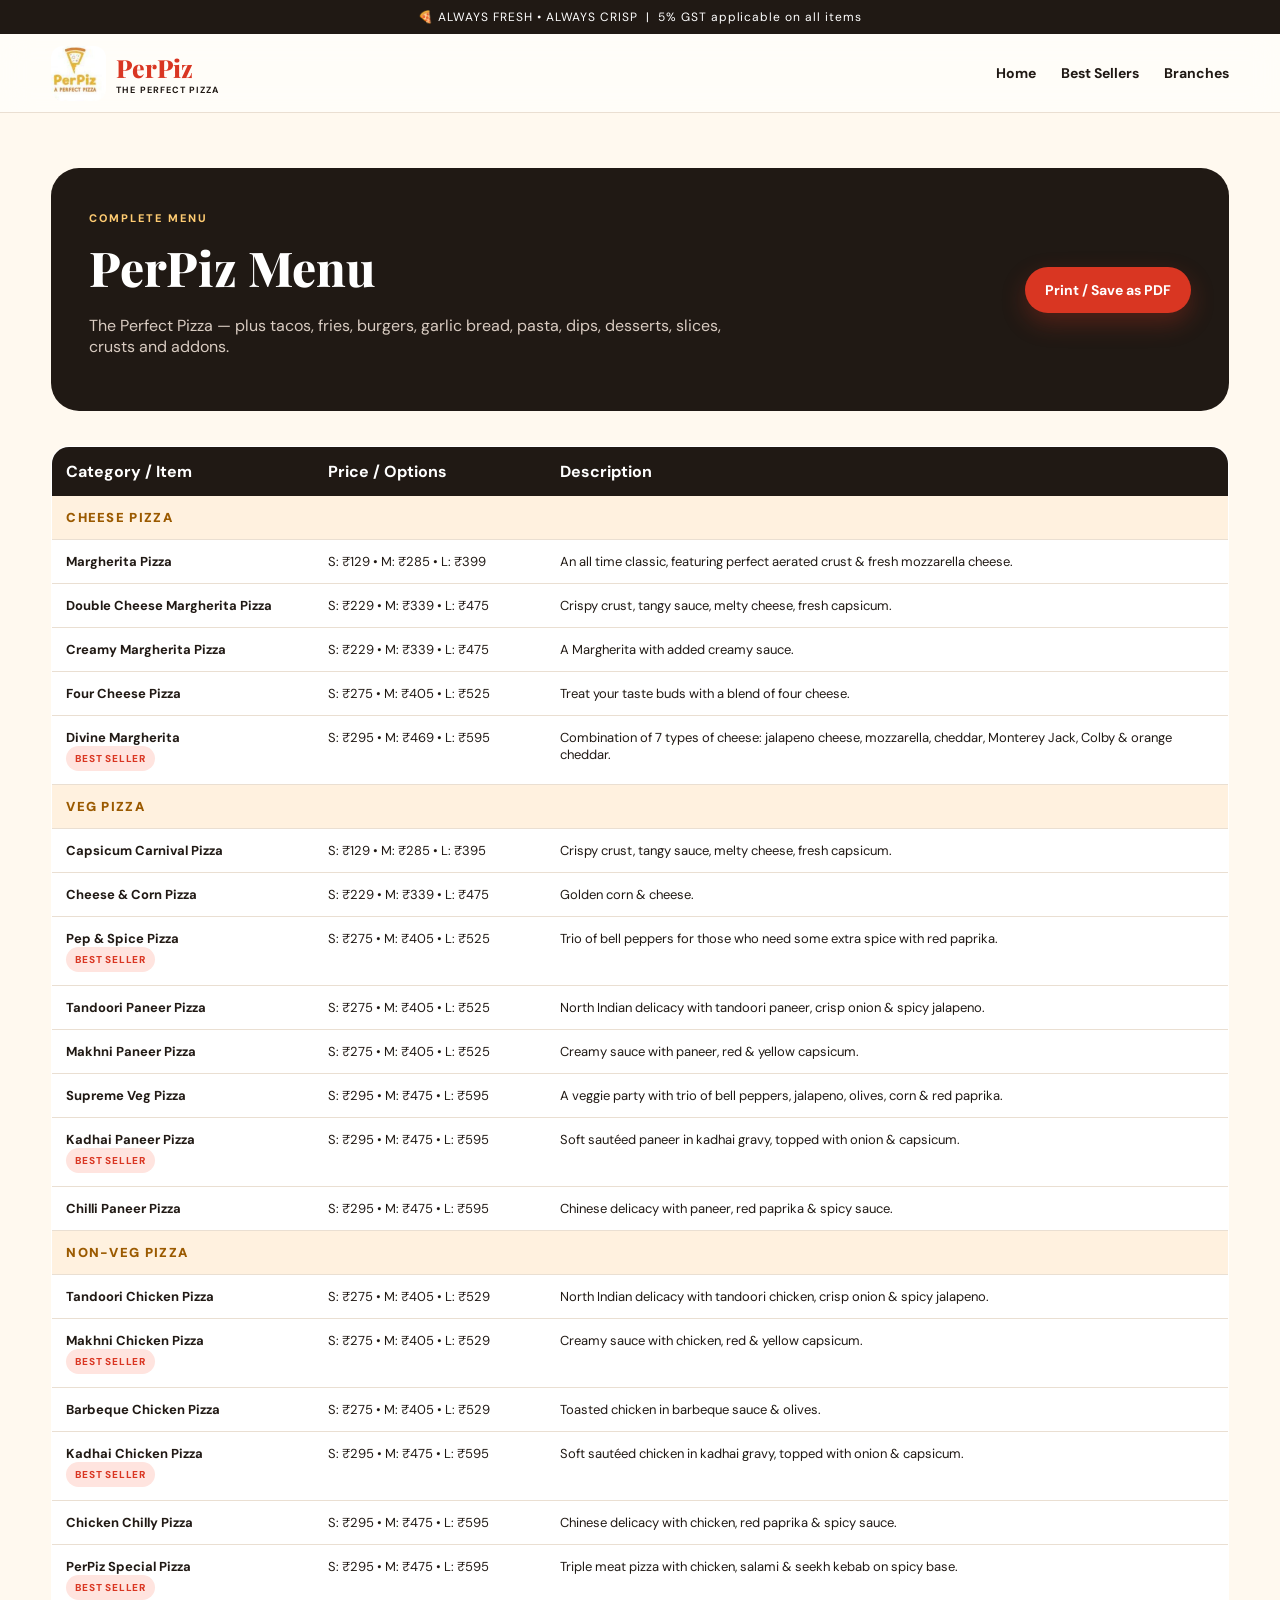
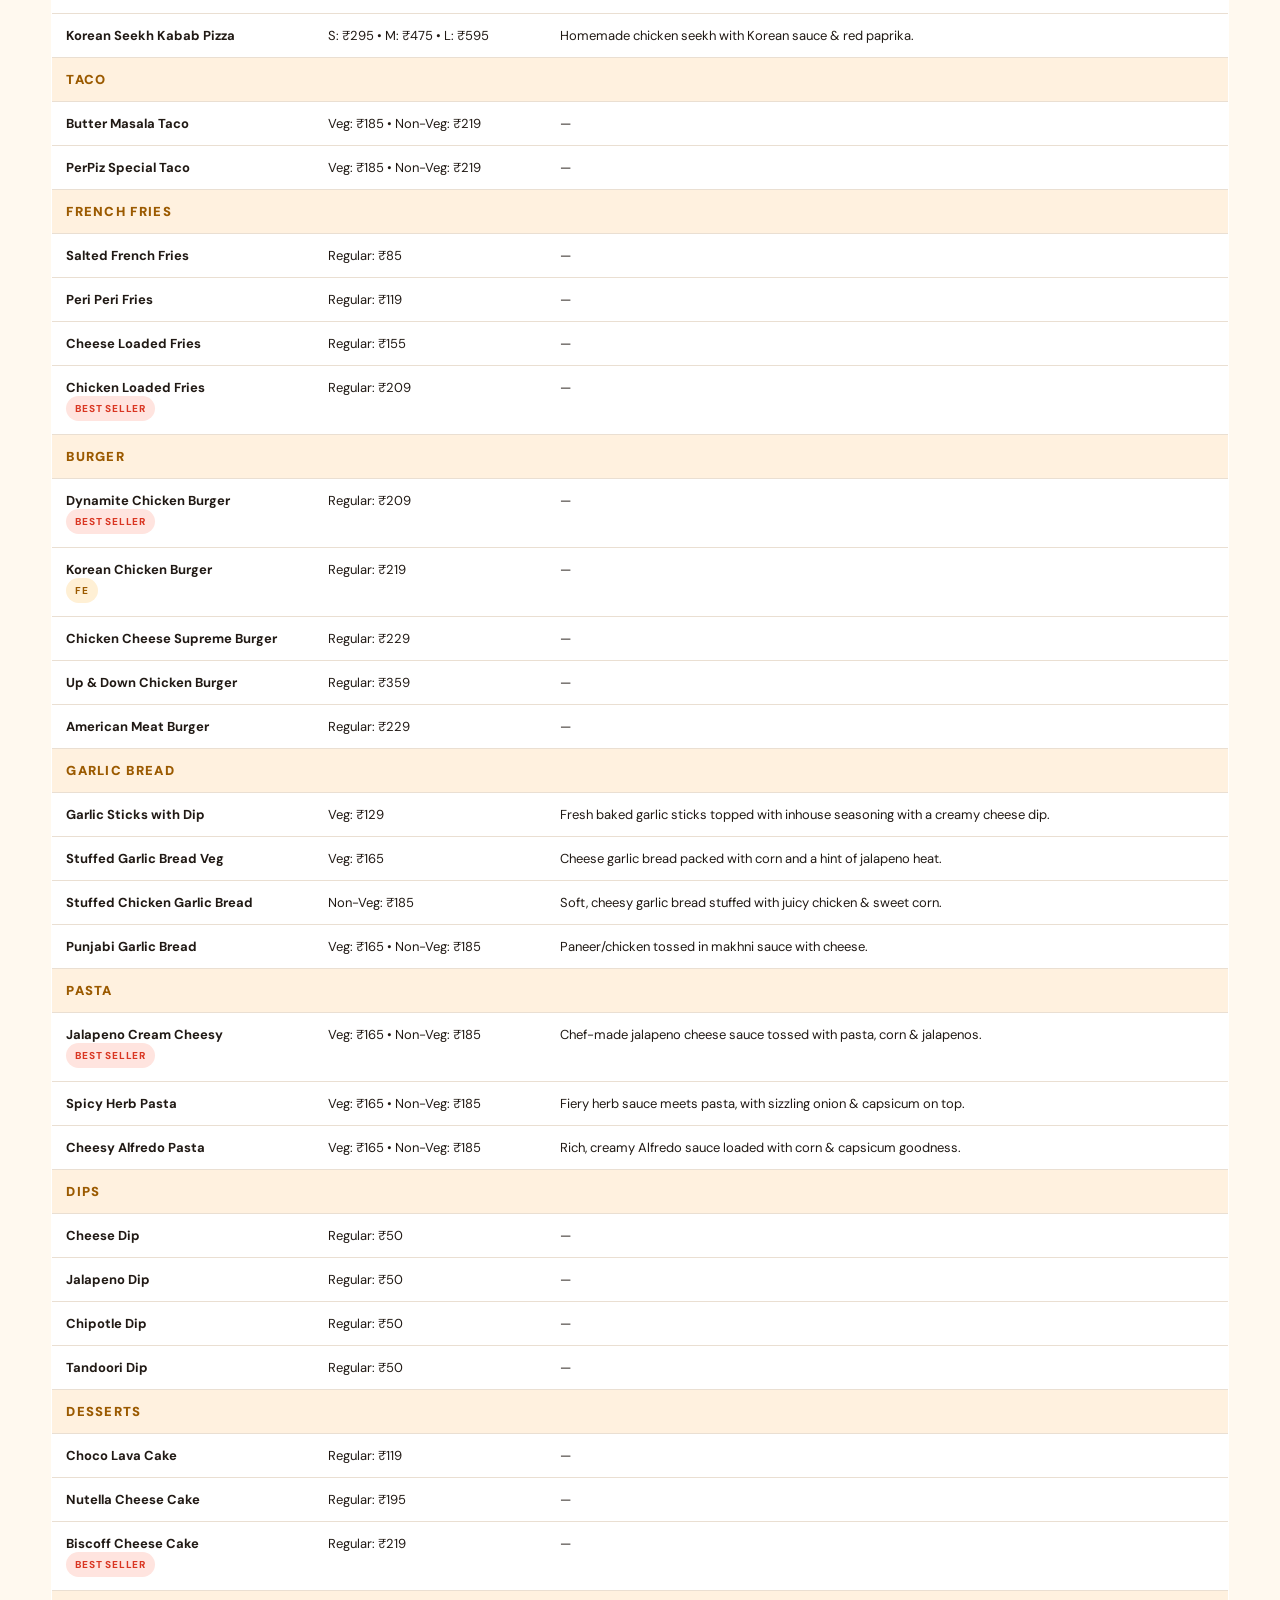
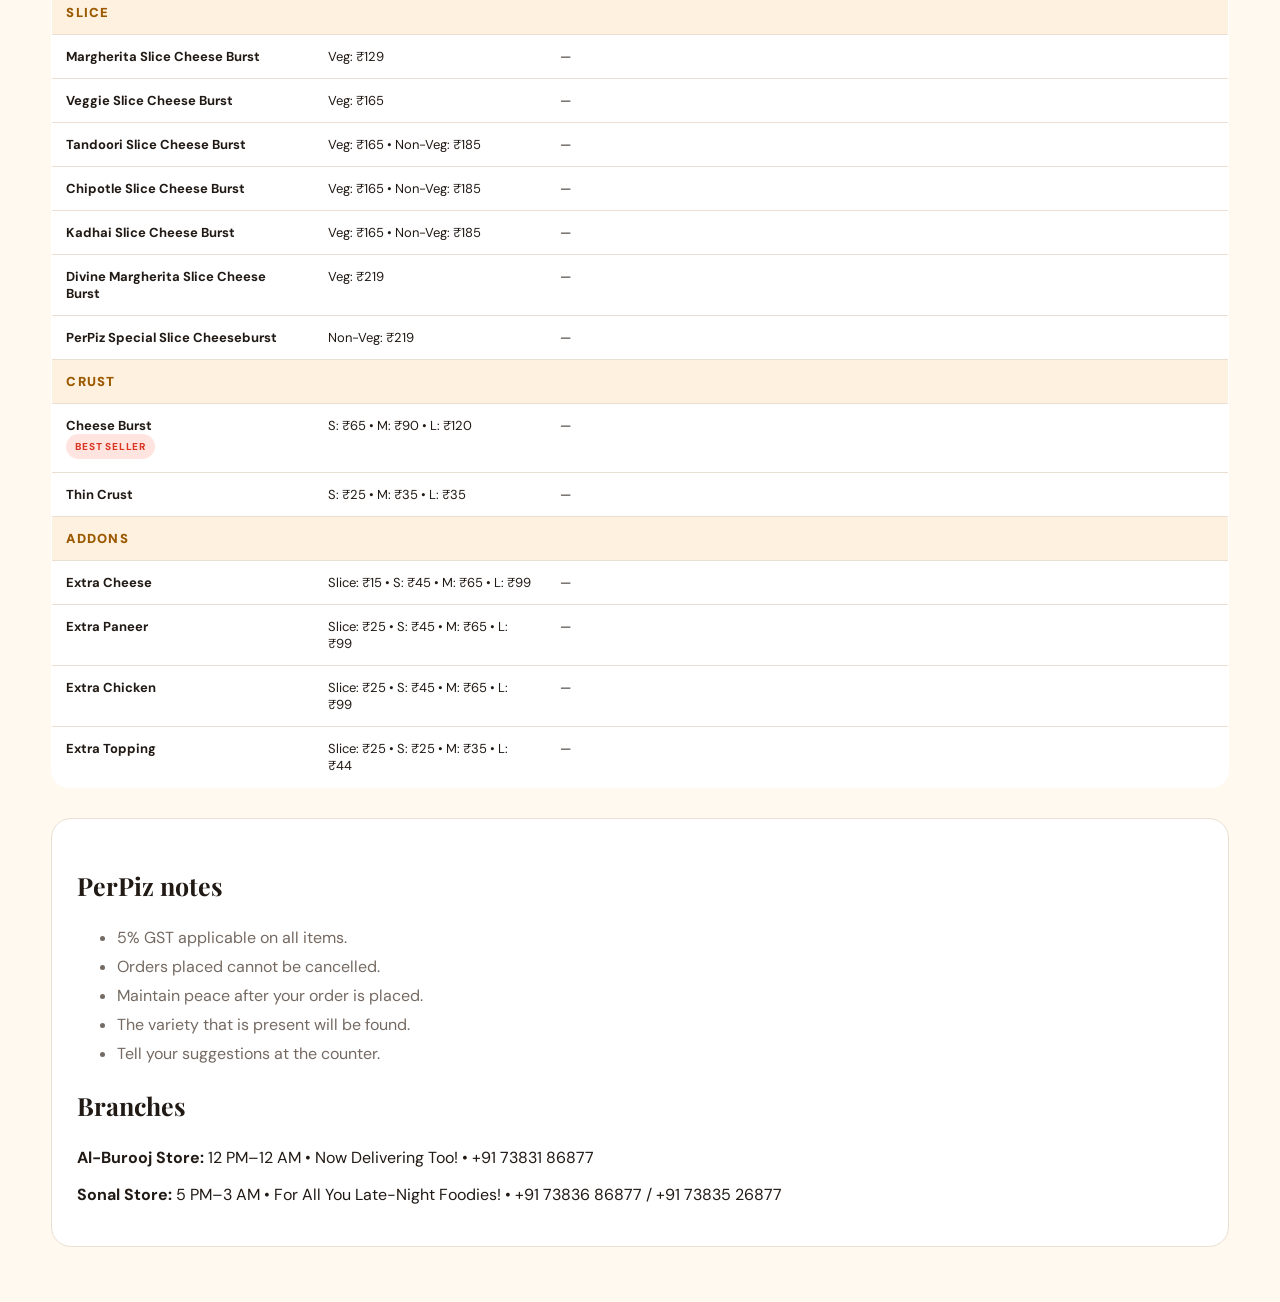
<file: menu.html>
<!DOCTYPE html>
<html lang="en">
<head>
<meta charset="UTF-8"><meta name="viewport" content="width=device-width,initial-scale=1.0">
<meta name="description" content="Complete PerPiz menu with pizzas, burgers, tacos, pasta, fries, garlic bread, dips, desserts, slices, crusts and addons.">
<title>PerPiz — Full Menu</title>
<link rel="preconnect" href="https://fonts.googleapis.com"><link rel="preconnect" href="https://fonts.gstatic.com" crossorigin>
<link href="https://fonts.googleapis.com/css2?family=DM+Sans:wght@400;500;600;700&family=Playfair+Display:wght@600;700;800&display=swap" rel="stylesheet">
<link rel="icon" type="image/jpeg" href="assets/perpiz-logo.jpg">
<link rel="stylesheet" href="styles.css">
<style>
.full-menu-page{padding:55px 0}.menu-hero{background:#201914;color:#fff;border-radius:28px;padding:38px;margin-bottom:35px;display:flex;justify-content:space-between;gap:25px;align-items:center}.menu-hero h1{font:800 48px "Playfair Display";margin:8px 0}.menu-hero p{color:#d8cbc1;max-width:680px}.print-btn{white-space:nowrap}
.full-table{width:100%;border-collapse:collapse;background:#fff;border:1px solid var(--line);border-radius:18px;overflow:hidden}.full-table th{background:#201914;color:#fff;text-align:left;padding:14px}.full-table td{padding:13px 14px;border-bottom:1px solid var(--line);vertical-align:top;font-size:13px}.full-table tr:last-child td{border:0}.section-row td{background:#fff1df;color:#9b5a00;font-weight:900;text-transform:uppercase;letter-spacing:.1em}.menu-notes{margin-top:30px;background:#fff;border:1px solid var(--line);border-radius:20px;padding:25px}.menu-notes h3{font:700 25px "Playfair Display"}.menu-notes li{margin:8px 0;color:var(--muted)}
@media(max-width:650px){.menu-hero{display:block}.menu-hero h1{font-size:38px}.print-btn{margin-top:15px;width:100%}.full-table{font-size:12px}.full-table th,.full-table td{padding:10px 8px}}
@media print{.site-header,.announcement,.menu-hero .btn,.menu-notes,.print-btn{display:none!important}.full-menu-page{padding:0}.full-table{border:0}body{background:#fff}}
</style>
</head>
<body>
<div class="announcement">🍕 ALWAYS FRESH • ALWAYS CRISP &nbsp;|&nbsp; 5% GST applicable on all items</div>
<header class="site-header"><div class="container nav-wrap">
<a class="brand" href="index.html"><img src="assets/perpiz-logo.jpg" alt="PerPiz logo"><div><strong>PerPiz</strong><span>The Perfect Pizza</span></div></a>
<nav class="nav-links" style="display:flex"><a href="index.html#menu">Home</a><a href="index.html#bestsellers">Best Sellers</a><a href="index.html#branches">Branches</a></nav>
</div></header>
<main class="full-menu-page"><div class="container">
<div class="menu-hero"><div><span class="eyebrow" style="color:#ffcc72">COMPLETE MENU</span><h1>PerPiz Menu</h1><p>The Perfect Pizza — plus tacos, fries, burgers, garlic bread, pasta, dips, desserts, slices, crusts and addons.</p></div><button class="btn btn-primary print-btn" onclick="window.print()">Print / Save as PDF</button></div>
<div id="fullMenu"></div>
<div class="menu-notes"><h3>PerPiz notes</h3><ul><li>5% GST applicable on all items.</li><li>Orders placed cannot be cancelled.</li><li>Maintain peace after your order is placed.</li><li>The variety that is present will be found.</li><li>Tell your suggestions at the counter.</li></ul><h3>Branches</h3><p><b>Al-Burooj Store:</b> 12 PM–12 AM • Now Delivering Too! • +91 73831 86877</p><p><b>Sonal Store:</b> 5 PM–3 AM • For All You Late-Night Foodies! • +91 73836 86877 / +91 73835 26877</p></div>
</div></main>
<script src="script.js"></script>
<script>
const grouped={};menu.forEach(x=>(grouped[x.cat]??=[]).push(x));
let html='<table class="full-table"><thead><tr><th>Category / Item</th><th>Price / Options</th><th>Description</th></tr></thead><tbody>';
for(const [cat,items] of Object.entries(grouped)){
 html+=`<tr class="section-row"><td colspan="3">${cat}</td></tr>`;
 items.forEach(x=>{const prices=Object.entries(x.prices).map(([k,v])=>`${k}: ₹${v}`).join(" • ");html+=`<tr><td><b>${x.name}</b>${x.badge?`<br><span class="badge ${x.badge==="BEST SELLER"?"badge-red":""}">${x.badge}</span>`:""}</td><td>${prices}</td><td>${x.desc||"—"}</td></tr>`})
}
html+='</tbody></table>';document.getElementById("fullMenu").innerHTML=html;
</script>
</body>
</html>
</file>
<file: styles.css>
:root{
  --red:#d93622;--red-dark:#a91f14;--cream:#fff9ef;--paper:#fffdf9;--ink:#201914;
  --muted:#756a62;--line:#eadfd2;--gold:#e4a329;--shadow:0 20px 60px rgba(52,28,14,.10);
}
*{box-sizing:border-box}html{scroll-behavior:smooth}body{margin:0;color:var(--ink);background:var(--cream);font-family:"DM Sans",sans-serif}
a{text-decoration:none;color:inherit}.container{width:min(1180px,92%);margin:auto}
.announcement{background:var(--ink);color:#fff;text-align:center;font-size:12px;letter-spacing:.08em;padding:9px}
.site-header{position:sticky;top:0;z-index:50;background:rgba(255,253,249,.94);backdrop-filter:blur(15px);border-bottom:1px solid var(--line)}
.nav-wrap{height:78px;display:flex;align-items:center;justify-content:space-between;gap:20px}.brand{display:flex;align-items:center;gap:10px}.brand img{width:55px;height:55px;object-fit:contain;border-radius:12px}.brand strong{display:block;font:800 25px "Playfair Display",serif;color:var(--red)}.brand span{display:block;font-size:9px;text-transform:uppercase;letter-spacing:.12em;font-weight:700}
.nav-links{display:flex;align-items:center;gap:25px;font-size:14px;font-weight:700}.nav-links a:hover{color:var(--red)}.nav-qr{border:1px solid var(--ink);background:var(--ink);color:#fff;padding:11px 16px;border-radius:999px;font-weight:700;cursor:pointer}.mobile-toggle{display:none;background:none;border:0;font-size:28px}
.hero{position:relative;overflow:hidden;background:#17100c;color:#fff;min-height:620px;display:flex;align-items:center}.hero-bg{position:absolute;inset:0;background:linear-gradient(90deg,rgba(17,10,7,.94) 0%,rgba(17,10,7,.70) 46%,rgba(17,10,7,.20) 100%),url("https://images.unsplash.com/photo-1579751626657-72bc17010498?auto=format&fit=crop&w=1800&q=85") center/cover}.hero-content{position:relative;display:grid;grid-template-columns:1.1fr .9fr;align-items:center;gap:50px;padding:80px 0}.eyebrow{font-size:11px;letter-spacing:.18em;font-weight:800;color:var(--red);text-transform:uppercase}.hero .eyebrow{color:#ffcc72}.hero h1{font:800 clamp(48px,6vw,82px)/.98 "Playfair Display",serif;margin:14px 0 20px;letter-spacing:-.03em}.hero h1 em{font-style:normal;color:#ffd17a}.hero-copy p{max-width:620px;color:#e9dfd6;font-size:17px;line-height:1.7}.hero-actions{display:flex;gap:12px;margin:30px 0}.btn{border:0;border-radius:999px;padding:14px 20px;font:700 14px "DM Sans";cursor:pointer;display:inline-flex;justify-content:center;align-items:center;gap:10px}.btn-primary{background:var(--red);color:#fff;box-shadow:0 10px 25px rgba(217,54,34,.28)}.btn-primary:hover{background:var(--red-dark);transform:translateY(-1px)}.btn-light{background:#fff;color:var(--ink)}.btn-dark{background:var(--ink);color:#fff}.hero-trust{display:flex;align-items:center;gap:12px}.hero-trust span{color:#ffca5c;letter-spacing:3px}.hero-trust small{color:#d8ccc2}.hero-card{background:#fff;color:var(--ink);border-radius:24px;overflow:hidden;box-shadow:var(--shadow);transform:rotate(2deg)}.hero-card-image{height:310px;background:url("https://images.unsplash.com/photo-1579751626657-72bc17010498?auto=format&fit=crop&w=900&q=85") center/cover}.hero-card-body{padding:22px}.hero-card-body h3{font:700 28px "Playfair Display";margin:10px 0 7px}.hero-card-body p{color:var(--muted);margin:0 0 12px;line-height:1.5}.hero-card-body strong{font-size:20px}
.badge{display:inline-block;background:#fff0d5;color:#9b5a00;border-radius:999px;padding:6px 9px;font-size:10px;font-weight:800;letter-spacing:.08em}.badge-red{background:#ffe4df;color:var(--red)}
.quick-strip{background:#fff;border-bottom:1px solid var(--line)}.quick-grid{display:grid;grid-template-columns:repeat(4,1fr);padding:20px 0}.quick-grid>div{display:flex;align-items:center;gap:13px;padding:0 20px;border-right:1px solid var(--line)}.quick-grid>div:last-child{border:0}.quick-grid span{font-size:25px}.quick-grid b,.quick-grid small{display:block}.quick-grid small{color:var(--muted);font-size:12px;margin-top:3px}
.section{padding:90px 0}.section-head{display:flex;align-items:end;justify-content:space-between;gap:30px;margin-bottom:35px}.section-head h2{font:800 clamp(35px,4vw,52px)/1 "Playfair Display";margin:9px 0 0}.section-head p{color:var(--muted);margin:9px 0 0}.text-link{font-weight:800;color:var(--red)}.feature-grid{display:grid;grid-template-columns:repeat(3,1fr);gap:22px}.feature-card{background:#fff;border:1px solid var(--line);border-radius:22px;overflow:hidden;transition:.25s}.feature-card:hover,.menu-card:hover{transform:translateY(-5px);box-shadow:var(--shadow)}.food-img{height:230px;background-position:center;background-size:cover}.food-pizza{background-image:url("https://images.unsplash.com/photo-1565299624946-b28f40a0ae38?auto=format&fit=crop&w=900&q=80")}.food-pasta{background-image:url("https://images.unsplash.com/photo-1473093295043-cdd812d0e601?auto=format&fit=crop&w=900&q=80")}.food-burger{background-image:url("https://images.unsplash.com/photo-1568901346375-23c9450c58cd?auto=format&fit=crop&w=900&q=80")}.feature-body{padding:22px}.feature-body h3{font:700 25px "Playfair Display";margin:12px 0 8px}.feature-body p{color:var(--muted);line-height:1.55;min-height:50px}.feature-body strong{font-size:17px}
.menu-section{background:#fff}.menu-heading{margin-bottom:25px}.menu-tools{display:flex;gap:15px;flex-wrap:wrap;align-items:center;margin-bottom:30px}.search-wrap{flex:1;min-width:250px;position:relative}.search-wrap span{position:absolute;left:17px;top:10px;font-size:25px}.search-wrap input{width:100%;padding:15px 18px 15px 48px;border:1px solid var(--line);border-radius:999px;font:500 14px "DM Sans";outline:none;background:#fffaf4}.search-wrap input:focus{border-color:var(--red)}.category-tabs{display:flex;gap:8px;overflow:auto;padding-bottom:3px}.cat-btn{border:1px solid var(--line);background:#fffaf4;padding:11px 15px;border-radius:999px;white-space:nowrap;font-weight:700;cursor:pointer}.cat-btn.active{background:var(--red);border-color:var(--red);color:#fff}
.menu-grid{display:grid;grid-template-columns:repeat(3,1fr);gap:18px}.menu-card{background:var(--paper);border:1px solid var(--line);border-radius:18px;padding:18px;transition:.25s;display:flex;flex-direction:column}.menu-card-top{display:flex;justify-content:space-between;gap:10px}.menu-card h3{font:700 21px/1.15 "Playfair Display";margin:7px 0}.menu-card p{font-size:13px;color:var(--muted);line-height:1.5;margin:7px 0 14px}.price-line{font-weight:800;font-size:14px;color:var(--red);margin-top:auto}.variant-row{display:flex;flex-wrap:wrap;gap:7px;margin:9px 0}.variant{border:1px solid var(--line);background:#fff;padding:7px 9px;border-radius:9px;font-size:12px;cursor:pointer}.variant.selected{border-color:var(--red);background:#fff0ed;color:var(--red);font-weight:800}.card-actions{display:flex;gap:8px;margin-top:14px}.add-btn{flex:1;border:0;background:var(--ink);color:#fff;border-radius:10px;padding:10px;font-weight:800;cursor:pointer}.add-btn:hover{background:var(--red)}.empty{grid-column:1/-1;text-align:center;padding:60px;color:var(--muted)}
.rating-section{background:#f7ead9}.rating-box{background:#fff;border-radius:28px;padding:35px 40px;display:flex;align-items:center;justify-content:space-between;gap:30px;box-shadow:var(--shadow)}.rating-box h2{font:800 35px "Playfair Display";margin:8px 0}.rating-box p{margin:0;color:var(--muted)}.rating-control{text-align:center}.stars button{background:none;border:0;color:#e3c7a0;font-size:40px;cursor:pointer;padding:0 2px}.stars button.active,.stars button:hover{color:#f3aa21}.rating-control>span{display:block;color:var(--muted);font-size:13px;margin-top:4px}
.branches{background:var(--cream)}.branch-grid{display:grid;grid-template-columns:repeat(2,1fr);gap:20px}.branch-card{background:#fff;border:1px solid var(--line);border-radius:22px;padding:28px;display:flex;gap:20px}.branch-icon{width:55px;height:55px;display:grid;place-items:center;background:#fff1df;border-radius:16px;font-size:25px;flex:0 0 auto}.branch-card h3{font:700 28px "Playfair Display";margin:10px 0 5px}.branch-card p{color:var(--muted);margin:0 0 10px}.branch-card a{display:block;color:var(--red);font-weight:800;margin-top:4px}.line-note{font-weight:900;letter-spacing:.12em;font-size:11px}
.cta-box{background:var(--ink);color:#fff;border-radius:28px;padding:45px 50px;display:flex;align-items:center;justify-content:space-between;gap:30px}.cta-box h2{font:800 40px "Playfair Display";margin:8px 0}.cta-box p{color:#cfc4bb}.cta-actions{display:flex;gap:10px;flex-wrap:wrap}
footer{background:#120e0b;color:#fff;padding-top:60px}.footer-grid{display:grid;grid-template-columns:1.2fr 1fr 1.5fr 1.5fr;gap:40px;padding-bottom:50px}.footer-brand img{width:70px;border-radius:15px}.footer-brand h3{font:700 30px "Playfair Display";margin:12px 0 0}.footer-brand p{color:#d4c5ba;margin-top:3px}.footer-grid h4{margin-top:0;color:#ffd17a}.footer-grid a,.footer-grid p{display:block;color:#cdbfb4;font-size:13px;line-height:1.7;margin:7px 0}.copyright{border-top:1px solid #302722;text-align:center;color:#897970;font-size:12px;padding:20px}
.cart-dock{position:fixed;bottom:18px;left:50%;transform:translateX(-50%);z-index:40;display:none}.cart-dock.show{display:block}.cart-dock button{border:0;background:var(--red);color:#fff;box-shadow:0 15px 40px rgba(160,35,20,.3);border-radius:999px;padding:13px 18px;display:flex;align-items:center;gap:13px;font:700 14px "DM Sans";cursor:pointer}.cart-dock strong{font-size:16px;border-left:1px solid rgba(255,255,255,.35);padding-left:13px}
.modal{display:none;position:fixed;inset:0;z-index:100;align-items:center;justify-content:center;padding:20px}.modal.open{display:flex}.modal-backdrop{position:absolute;inset:0;background:rgba(15,9,6,.7);backdrop-filter:blur(5px)}.modal-card{position:relative;background:#fffaf4;border-radius:25px;padding:32px;max-width:500px;width:100%;max-height:90vh;overflow:auto;box-shadow:0 30px 100px rgba(0,0,0,.25)}.modal-close{position:absolute;right:16px;top:12px;border:0;background:none;font-size:30px;cursor:pointer}.qr-card{text-align:center}.qr-card h2,.cart-card h2{font:800 35px "Playfair Display";margin:8px 0}.qr-card p{color:var(--muted);line-height:1.5}.qr-card #qrcode{display:flex;justify-content:center;background:#fff;padding:20px;border-radius:15px;width:max-content;margin:20px auto}.qr-card .text-link{display:block;margin-top:18px}.cart-item{display:flex;justify-content:space-between;gap:15px;padding:15px 0;border-bottom:1px solid var(--line)}.cart-item b{display:block}.cart-item small{color:var(--muted)}.remove-item{border:0;background:none;color:var(--red);cursor:pointer;font-weight:800}.cart-summary{padding:18px 0;display:grid;grid-template-columns:1fr auto;gap:7px}.cart-summary strong{font-size:20px}.cart-summary small{grid-column:1/-1;color:var(--muted)}.order-actions{display:flex;gap:10px}.order-actions>*{flex:1}
@media(max-width:900px){.hero-content{grid-template-columns:1fr}.hero-card{max-width:500px;width:100%;margin:auto}.quick-grid{grid-template-columns:repeat(2,1fr);gap:18px}.quick-grid>div:nth-child(2){border:0}.feature-grid,.menu-grid{grid-template-columns:repeat(2,1fr)}.footer-grid{grid-template-columns:repeat(2,1fr)}}
@media(max-width:700px){.nav-links{display:none;position:absolute;left:0;right:0;top:78px;background:#fff;padding:20px;flex-direction:column;align-items:stretch;border-bottom:1px solid var(--line)}.nav-links.open{display:flex}.mobile-toggle{display:block}.hero{min-height:auto}.hero-content{padding:65px 0}.hero h1{font-size:50px}.hero-card{transform:none}.hero-card-image{height:230px}.section{padding:65px 0}.feature-grid,.menu-grid,.branch-grid{grid-template-columns:1fr}.rating-box,.cta-box{align-items:flex-start;flex-direction:column;padding:28px}.footer-grid{grid-template-columns:1fr 1fr;gap:25px}.line-note{display:none}.menu-heading{align-items:flex-start;flex-direction:column}.menu-heading .btn{width:100%}}
@media(max-width:480px){.announcement{font-size:9px}.quick-grid{grid-template-columns:1fr}.quick-grid>div{border:0;padding:0}.hero-actions,.cta-actions{flex-direction:column}.hero-actions .btn,.cta-actions .btn{width:100%}.footer-grid{grid-template-columns:1fr}.rating-box h2,.cta-box h2{font-size:30px}.stars button{font-size:33px}}
</file>
